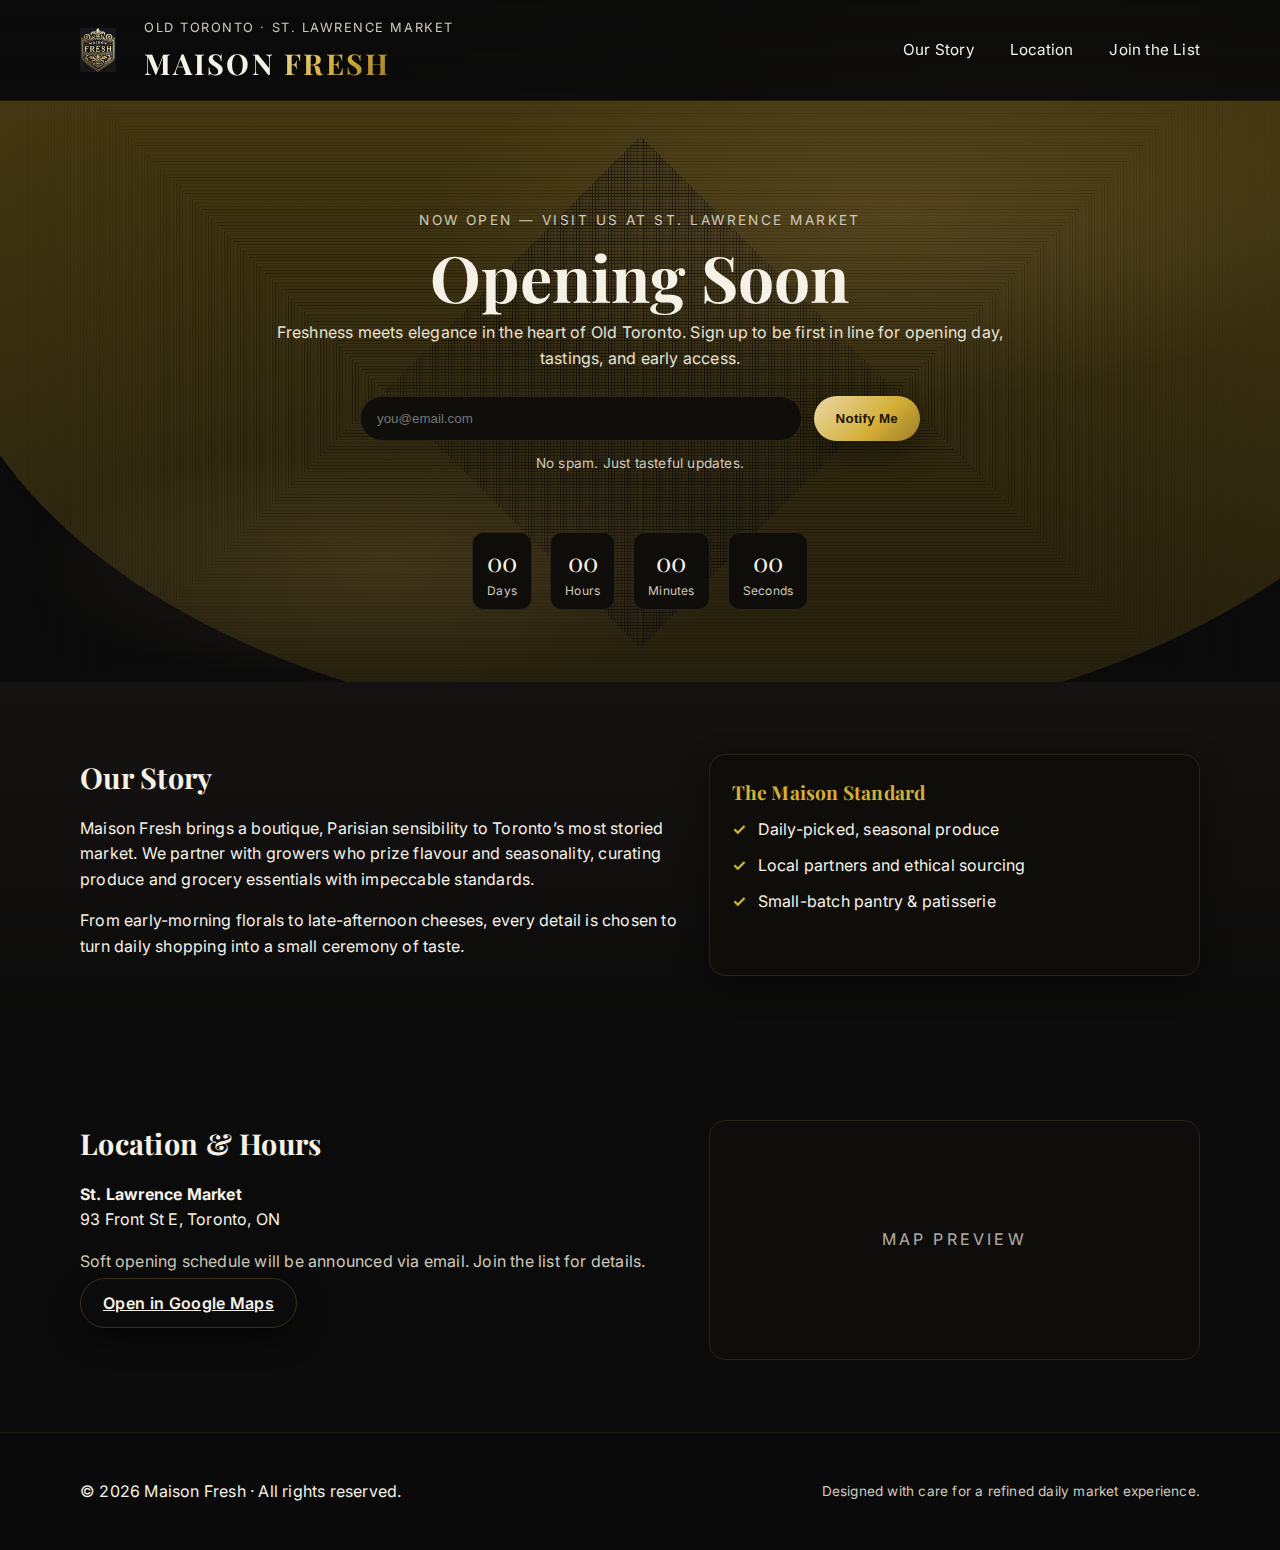
<file: index.html>
<!DOCTYPE html>
<html lang="en">
<head>
  <meta charset="UTF-8" />
  <meta name="viewport" content="width=device-width, initial-scale=1" />
  <title>Maison Fresh — Coming Soon</title>
  <meta name="description" content="Maison Fresh — an elegant fresh produce experience at the historic St. Lawrence Market, Old Toronto. Join the list for opening updates." />
  <link rel="preconnect" href="https://fonts.googleapis.com">
  <link rel="preconnect" href="https://fonts.gstatic.com" crossorigin>
  <link href="https://fonts.googleapis.com/css2?family=Playfair+Display:wght@500;700&family=Inter:wght@400;500&display=swap" rel="stylesheet">
  <link rel="stylesheet" href="styles.css" />
  <link rel="icon" href="assets/logo.jpeg" />
  <meta property="og:title" content="Maison Fresh — Coming Soon" />
  <meta property="og:description" content="Fresh, refined, and unmistakably Toronto. Opening soon at St. Lawrence Market." />
  <meta property="og:type" content="website" />
</head>
<body>
  <header class="site-header" role="banner">
    <div class="container header-inner">
      <div class="brand">
        <img class="logo" src="assets/logo.jpeg" alt="Maison Fresh logo" />
          <defs>
            <linearGradient id="g1" x1="0" y1="0" x2="1" y2="1">
              <stop offset="0%" />
              <stop offset="50%" />
              <stop offset="100%" />
            </linearGradient>
          </defs>
          <path d="M10 30 L70 5 L130 30 L130 90 Q70 135 10 90 Z" class="crest-shape"/>
          <path d="M70 25 q-12 10 -24 0 q12 16 24 28 q12-12 24-28 q-12 10 -24 0z" class="fleur"/>
          <path d="M25 55 q20 10 45 10 q25 0 45-10" class="rule"/>
        </svg>
        <div class="brand-text">
          <span class="overline">Old Toronto · St. Lawrence Market</span>
          <h1>MAISON <span>FRESH</span></h1>
        </div>
      </div>
     <button class="nav-toggle" id="navToggle" aria-label="Toggle menu" aria-expanded="false">
      <span></span>
      <span></span>
      <span></span>
    </button>

    <!-- Menú principal -->
    <nav class="nav" id="mainNav" aria-label="Primary">
      <a href="#story">Our Story</a>
      <a href="#location">Location</a>
      <a href="#join">Join the List</a>
    </nav>
  </header>

  <main id="content">
    <!-- Set your real opening date/time (Toronto): data-countdown="YYYY-MM-DDTHH:MM:SS-05:00" -->
    <section class="hero" data-countdown="2025-11-21T09:00:00-05:00">
      <div class="container hero-inner">
        <p class="kicker">Finely Curated Produce · French Flair</p>
        <h2 class="hero-title">Opening Soon</h2>
        <p class="hero-sub">Freshness meets elegance in the heart of Old Toronto. Sign up to be first in line for opening day, tastings, and early access.</p>

        <form id="notifyForm" class="notify-form" aria-labelledby="notifyTitle">
          <label id="notifyTitle" for="email" class="sr-only">Email address</label>
          <input id="email" name="email" type="email" required placeholder="you@email.com" autocomplete="email" />
          <button type="submit" class="btn">Notify Me</button>
          <p class="form-note">No spam. Just tasteful updates.</p>
          <p id="formMsg" class="form-msg" role="status" aria-live="polite"></p>
        </form>

        <div class="countdown" aria-hidden="true">
          <div><span id="dd">00</span><small>Days</small></div>
          <div><span id="hh">00</span><small>Hours</small></div>
          <div><span id="mm">00</span><small>Minutes</small></div>
          <div><span id="ss">00</span><small>Seconds</small></div>
        </div>
      </div>
      <div class="hero-overlay" aria-hidden="true"></div>
    </section>

    <section id="story" class="section section-light">
      <div class="container grid-2">
        <div>
          <h3>Our Story</h3>
          <p>Maison Fresh brings a boutique, Parisian sensibility to Toronto’s most storied market. We partner with growers who prize flavour and seasonality, curating produce and grocery essentials with impeccable standards.</p>
          <p>From early-morning florals to late-afternoon cheeses, every detail is chosen to turn daily shopping into a small ceremony of taste.</p>
        </div>
        <div class="card">
          <h4>The Maison Standard</h4>
          <ul class="list-check">
            <li>Daily-picked, seasonal produce</li>
            <li>Local partners and ethical sourcing</li>
            <li>Small-batch pantry & patisserie</li>
          </ul>
        </div>
      </div>
    </section>

    <section id="location" class="section">
      <div class="container grid-2">
        <div>
          <h3>Location & Hours</h3>
          <p><strong>St. Lawrence Market</strong><br/>93 Front St E, Toronto, ON</p>
          <p class="muted">Soft opening schedule will be announced via email. Join the list for details.</p>
          <a class="btn btn-outline" href="https://www.google.com/maps/place/Toronto,+Ontario,+Canad%C3%A1/@43.7182412,-79.3780581,11z/data=!3m1!4b1!4m6!3m5!1s0x89d4cb90d7c63ba5:0x323555502ab4c477!8m2!3d43.653226!4d-79.3831843!16zL20vMGg3aDY?entry=ttu&g_ep=EgoyMDI1MTAyMC4wIKXMDSoASAFQAw%3D%3D" target="_blank" rel="noopener">Open in Google Maps</a>
        </div>
        <div class="map-frame" aria-hidden="true">
          <div class="map-placeholder">Map Preview</div>
        </div>
      </div>
    </section>
  </main>

  <footer class="site-footer">
    <div class="container footer-inner">
      <p>© <span id="year"></span> Maison Fresh · All rights reserved.</p>
      <p class="tiny">Designed with care for a refined daily market experience.</p>
    </div>
  </footer>

  <script src="script.js"></script>
</body>
</html>
</file>
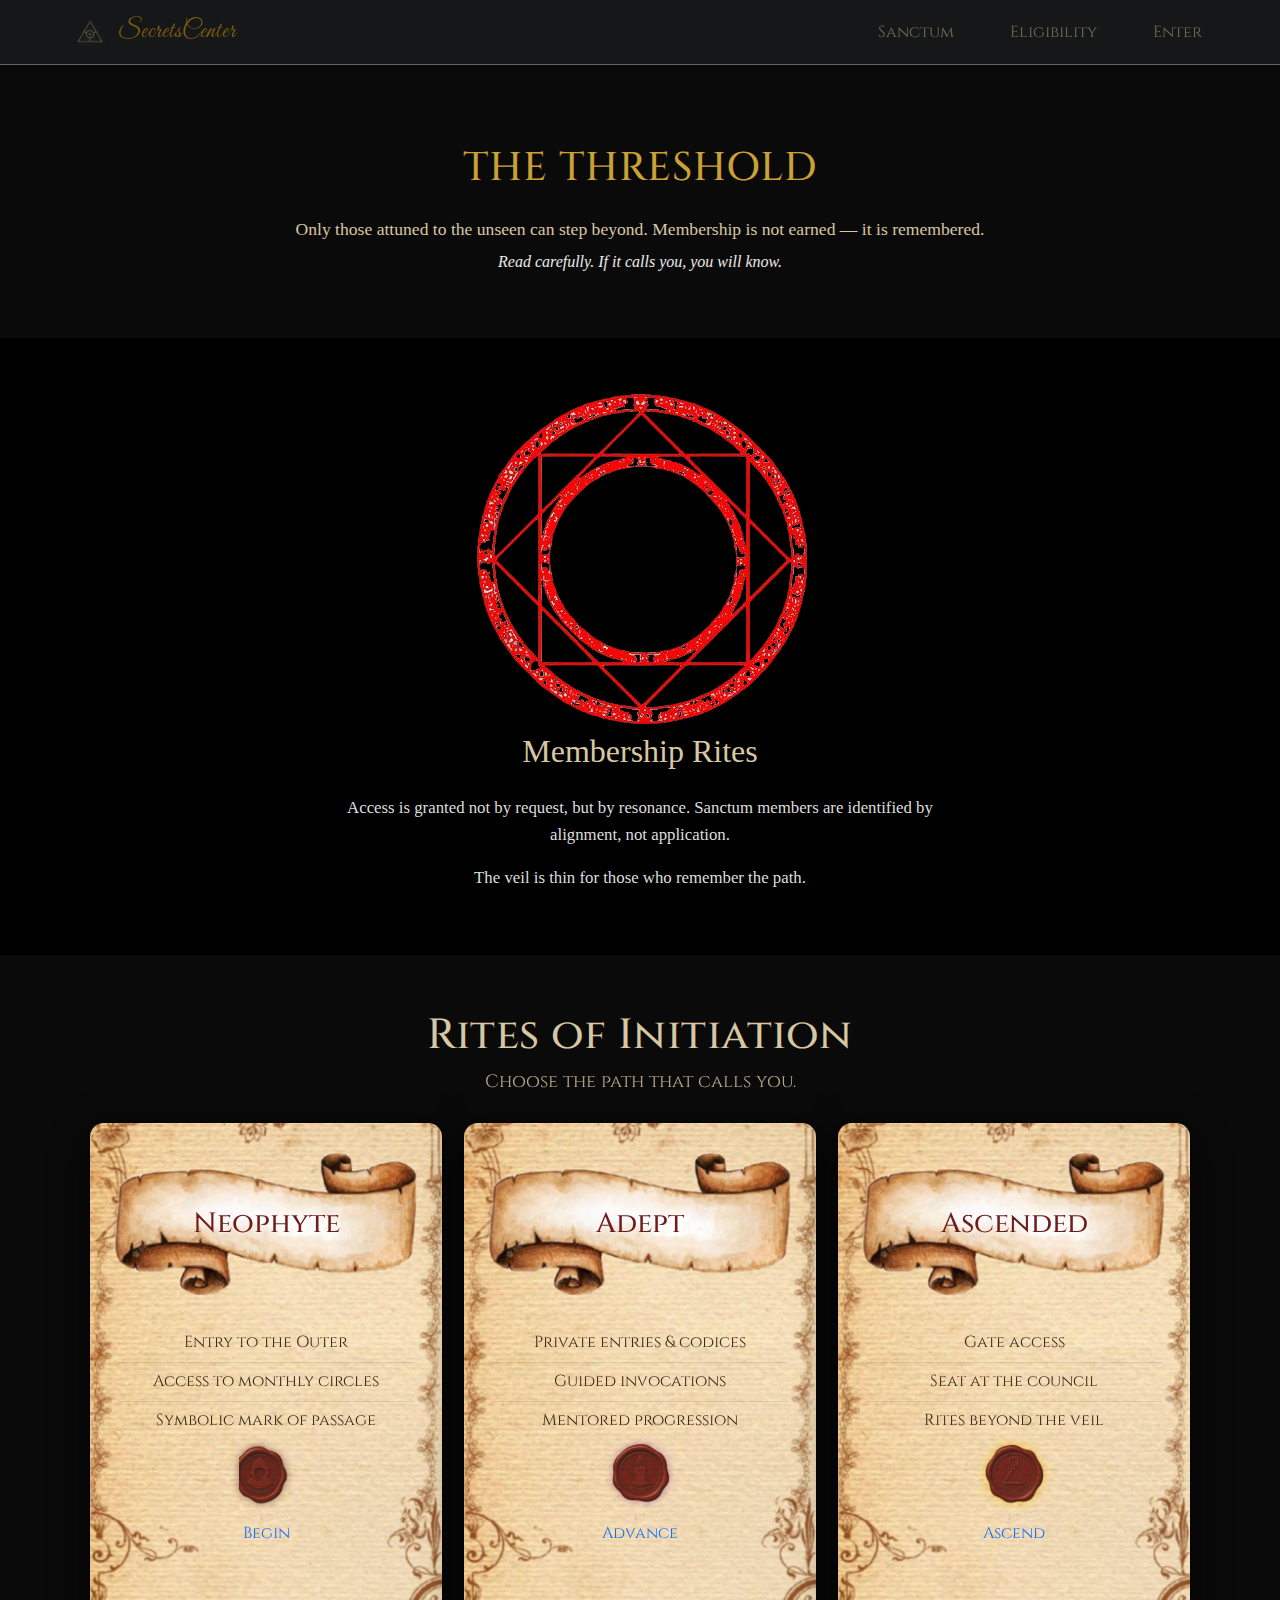
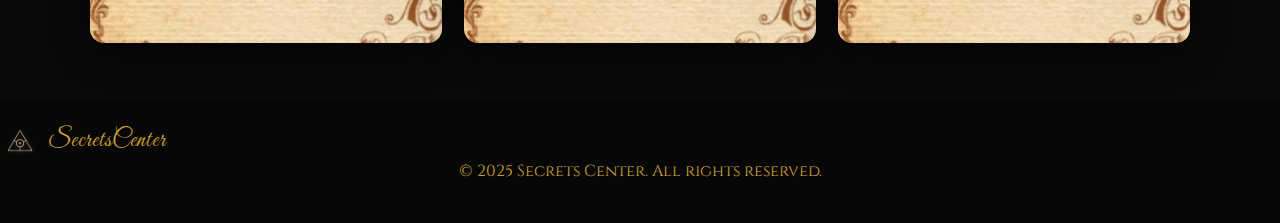
<file: eligibility.html>
<!DOCTYPE html>
<html lang="en">
<head>
  <meta charset="UTF-8" />
  <meta name="viewport" content="width=device-width, initial-scale=1.0"/>
  <title>Eligibility | Secrets Center</title>
  <link rel="stylesheet" href="https://cdnjs.cloudflare.com/ajax/libs/font-awesome/6.5.1/css/all.min.css">
  <link href="https://fonts.googleapis.com/css2?family=Cinzel:wght@500&display=swap" rel="stylesheet">
  <link rel="stylesheet" href="https://cdn.jsdelivr.net/npm/bootstrap@5.3.0/dist/css/bootstrap.min.css">
  <link href="https://fonts.googleapis.com/css2?family=Great+Vibes&display=swap" rel="stylesheet">
  <link rel="stylesheet" href="style.css">
</head>
<body>

   <header class="main-header bg-dark fixed-top shadow-sm">
  <nav class="navbar navbar-expand-lg navbar-dark container">
    <a class="navbar-brand d-flex align-items-center" href="#">
      <img src="img/logo.png" alt="SecretsCenter Icon" width="32" class="me-2">
      <span class="logo-text">SecretsCenter</span>
    </a>
    <button class="navbar-toggler" type="button" data-bs-toggle="collapse" data-bs-target="#navbarNav">
      <span class="navbar-toggler-icon"></span>
    </button><div class="collapse navbar-collapse" id="navbarNav">
  <ul class="navbar-nav ms-auto">
    <li class="nav-item">
      <a class="nav-link" href="index.html">Sanctum</a>
    </li>
    <li class="nav-item">
      <a class="nav-link" href="eligibility.html">Eligibility</a>
    </li>
    <li class="nav-item">
      <a class="nav-link" href="register.html">Enter</a>
    </li>
  </ul>
</div>

  </nav>
</header>

  <!-- INTRODUCTORIA A LA SECCIÓN DE ELEGIBILIDAD -->
  <section class="eligibility-intro text-center py-5">
    <div class="container">
      <h2 class="section-title mb-4">THE THRESHOLD</h2>
      <p class="intro-text lead text-muted">
        Only those attuned to the unseen can step beyond.  
        Membership is not earned — it is remembered.
      </p>
      <p class="intro-subtext fst-italic">
        Read carefully. If it calls you, you will know.
      </p>
    </div>
  </section>

  <!-- BLOQUE CON PERGAMINO Y TEXTO MÍSTICO -->
  <section class="scroll-section text-center py-5">
    <div class="container">
      <img src="img/simbolo.png" alt="Ancient scroll" class="scroll-img" />
      <div class="scroll-text">
        <h3 class="scroll-title">Membership Rites</h3>
        <p>
          Access is granted not by request, but by resonance.  
          Sanctum members are identified by alignment, not application.
        </p>
        <p>
          The veil is thin for those who remember the path.
        </p>
      </div>
    </div>
  </section>

  <section id="rites" class="rites">
  <div class="rites__head">
    <h2 class="rites__title">Rites of Initiation</h2>
    <p class="rites__subtitle">Choose the path that calls you.</p>
  </div>

  <div class="rites__grid">
    <!-- NEOPHYTE -->
    <article class="rite-card rite-card--neophyte">
      <h3>Neophyte</h3>
      <ul>
        <br> <br> <br>
        <li>Entry to the Outer</li>
        <li>Access to monthly circles</li>
        <li>Symbolic mark of passage</li>
      </ul>
      <img src="img/sello.png" alt="Neophyte Seal" class="rite-symbol">
      <a href="register.html" class="btn-rite">Begin</a>
    </article>

    <!-- ADEPT -->
    <article class="rite-card rite-card--adept">
      <h3>Adept</h3>
      <ul>
        <br> <br> <br>
        <li>Private entries & codices</li>
        <li>Guided invocations</li>
        <li>Mentored progression</li>
      </ul>
      <img src="img/sello2.png" alt="Neophyte Seal" class="rite-symbol">
      <a href="register.html" class="btn-rite">Advance</a>
    </article>

    <!-- ASCENDED -->
    <article class="rite-card rite-card--ascended">
      <h3>Ascended</h3>
      <ul>
        <br> <br> <br>
        <li>Gate access</li>
        <li>Seat at the council</li>
        <li>Rites beyond the veil</li> 
      </ul>
      <img src="img/sello3.png" alt="Neophyte Seal" class="rite-symbol">
      <a href="register.html" class="btn-rite">Ascend</a>
    </article>
  </div>
</section>

  <!-- FOOTER SI LO TIENES -->
<footer class="footer text-center py-4">
    <a class="navbar-brand d-flex align-items-center" href="#">
      <img src="img/logo.png" alt="SecretsCenter Icon" width="32" class="me-2">
      <span class="logo-text">SecretsCenter</span>
    </a>
    <p class="text-muted">&copy; 2025 Secrets Center. All rights reserved.</p>
  </footer>

<!-- al final del body -->
 <script src="https://cdn.jsdelivr.net/npm/bootstrap@5.3.0/dist/js/bootstrap.bundle.min.js">
 </script>

</body>
</html>
</file>
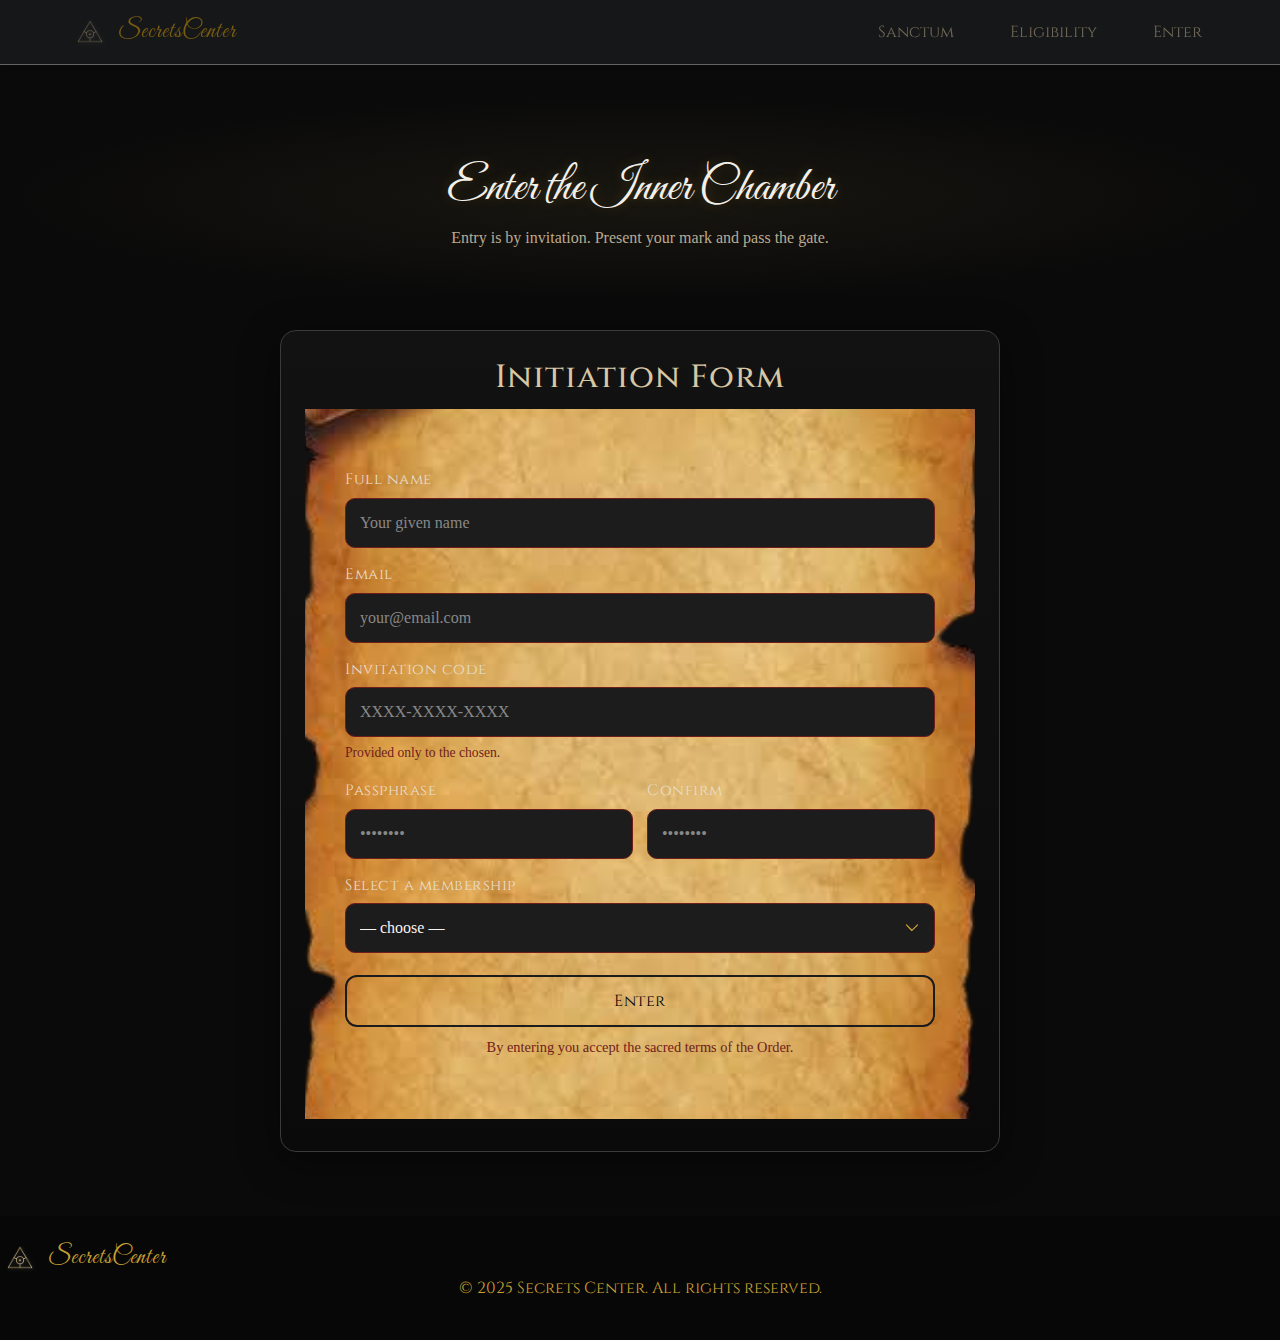
<file: register.html>
<!DOCTYPE html>
<html lang="en">
<head>
  <meta charset="UTF-8" />
  <meta name="viewport" content="width=device-width,initial-scale=1" />
  <title>Enter | Secrets Center</title>
  <link href="https://fonts.googleapis.com/css2?family=Cinzel:wght@500&display=swap" rel="stylesheet">
  <link rel="stylesheet" href="https://cdn.jsdelivr.net/npm/bootstrap@5.3.0/dist/css/bootstrap.min.css">
  <link href="https://fonts.googleapis.com/css2?family=Great+Vibes&display=swap" rel="stylesheet">
  <link rel="stylesheet" href="style.css">
</head>
<body>
 
   <header class="main-header bg-dark fixed-top shadow-sm">
  <nav class="navbar navbar-expand-lg navbar-dark container">
    <a class="navbar-brand d-flex align-items-center" href="#">
      <img src="img/logo.png" alt="SecretsCenter Icon" width="32" class="me-2">
      <span class="logo-text">SecretsCenter</span>
    </a>
    <button class="navbar-toggler" type="button" data-bs-toggle="collapse" data-bs-target="#navbarNav">
      <span class="navbar-toggler-icon"></span>
    </button><div class="collapse navbar-collapse" id="navbarNav">
  <ul class="navbar-nav ms-auto">
    <li class="nav-item">
      <a class="nav-link" href="index.html">Sanctum</a>
    </li>
    <li class="nav-item">
      <a class="nav-link" href="eligibility.html">Eligibility</a>
    </li>
    <li class="nav-item">
      <a class="nav-link" href="register.html">Enter</a>
    </li>
  </ul>
</div>

  </nav>
</header>

  <!-- Hero/encabezado breve -->
  <section class="enter-hero">
    <div class="container text-center">
      <h1 class="script">Enter the Inner Chamber</h1>
      <p class="lead-veil">Entry is by invitation. Present your mark and pass the gate.</p>
    </div>
  </section>

  <!-- Panel de registro -->
  <main class="container d-flex justify-content-center">
    <div class="enter-card">
      <div class="enter-card__title">
        <span class="rule-left"></span>
        <h2>Initiation Form</h2>
        <span class="rule-right"></span>
      </div>

      <!-- SOLO DISEÑO. NAMEs para que tu lógica ya existente pueda engancharse -->
      <form class="enter-form" action="#" method="post">
        <div class="form-group">
          <label for="fullname">Full name</label>
          <input id="fullname" name="fullname" type="text" placeholder="Your given name" required>
        </div>

        <div class="form-group">
          <label for="email">Email</label>
          <input id="email" name="email" type="email" placeholder="your@email.com" required>
        </div>

        <div class="form-group">
          <label for="invite">Invitation code</label>
          <input id="invite" name="invite" type="text" placeholder="XXXX-XXXX-XXXX" required>
          <small class="hint">Provided only to the chosen.</small>
        </div>

        <div class="form-group duo">
          <div>
            <label for="password">Passphrase</label>
            <input id="password" name="password" type="password" placeholder="••••••••" required>
          </div>
          <div>
            <label for="confirm">Confirm</label>
            <input id="confirm" name="confirm" type="password" placeholder="••••••••" required>
          </div>
        </div>

        <div class="form-group select">
          <label for="plan">Select a membership</label>
          <select id="plan" name="plan" required>
            <option value="" selected disabled>— choose —</option>
            <option value="basic">Basic — 1 Year</option>
            <option value="standard">Standard — 2 Years</option>
            <option value="premium">Premium — Lifetime</option>
          </select>
        </div>

        <button class="enter-btn" type="submit">Enter</button>
        <p class="terms">By entering you accept the sacred terms of the Order.</p>
      </form>
    </div>
  </main>

  <footer class="footer text-center py-4">
    <a class="navbar-brand d-flex align-items-center" href="#">
      <img src="img/logo.png" alt="SecretsCenter Icon" width="32" class="me-2">
      <span class="logo-text">SecretsCenter</span>
    </a>
    <p class="text-muted">&copy; 2025 Secrets Center. All rights reserved.</p>
  </footer>

  <script src="https://cdn.jsdelivr.net/npm/bootstrap@5.3.0/dist/js/bootstrap.bundle.min.js"></script>
</body>
</html>
</file>
<file: styles.css>
/* Maison Fresh — Coming Soon (French luxe) */
:root{
  --bg:#0b0b0b;
  --bg-2:#111014;
  --cream:#f6f1e7;
  --muted:#cfc9bb;
  --gold-1:#e9d8a6;
  --gold-2:#d4af37;
  --gold-3:#9b7d2a;
  --accent: var(--gold-2);
  --radius: 16px;
  --shadow: 0 10px 30px rgba(0,0,0,.45);
}

*{box-sizing:border-box}
html,body{height:100%}
body{
  margin:0;
  font-family: Inter, system-ui, -apple-system, Segoe UI, Roboto, Arial, sans-serif;
  color:var(--cream);
  background: radial-gradient(1200px 600px at 80% -10%, #1a1710, #0b0b0b 60%);
  line-height:1.6;
  letter-spacing:.2px;
}

.container{width:min(1120px, 92%); margin-inline:auto}

.site-header{
  position:sticky; top:0; z-index:10;
  backdrop-filter: blur(6px);
  background:linear-gradient(#0b0b0bcc,#0b0b0b99);
  border-bottom:1px solid #1f1a0e;
}
.header-inner{display:flex; align-items:center; justify-content:space-between; padding:14px 0}
.brand{display:flex; gap:14px; align-items:center}
.brand .overline{font-size:.8rem; color:var(--muted); letter-spacing:.12em; text-transform:uppercase}
.brand h1{margin:0; font-family:"Playfair Display", serif; font-size:1.8rem; letter-spacing:.08em}
.brand h1 span{background:linear-gradient(135deg,var(--gold-1),var(--gold-2) 50%,var(--gold-3)); -webkit-background-clip:text; background-clip:text; color:transparent}
.crest{width:48px; height:48px}
.crest .crest-shape{fill:none; stroke:url(#g1); stroke-width:3}
.crest .fleur{fill:none; stroke:url(#g1); stroke-width:2.5}
.crest .rule{fill:none; stroke:url(#g1); stroke-width:2; stroke-linecap:round}
.crest stop:nth-child(1){stop-color:var(--gold-1)}
.crest stop:nth-child(2){stop-color:var(--gold-2)}
.crest stop:nth-child(3){stop-color:var(--gold-3)}
.logo{height:44px; width:auto; object-fit:contain; filter: drop-shadow(0 1px 0 rgba(0,0,0,.2))}

.nav a{color:var(--cream); text-decoration:none; margin-left:18px; font-size:.95rem}
.nav a:hover{color:var(--accent)}

.hero{
  position:relative; isolation:isolate; padding:96px 0 72px;
  /* Background image and overlay */
  background-image:
    linear-gradient(180deg, rgba(11,11,11,.25), rgba(11,11,11,.65)),
    url('assets/hero-bg.jpg');
  background-size: cover;
  background-position: center;
}
.hero-inner{text-align:center}
.kicker{letter-spacing:.18em; text-transform:uppercase; color:var(--muted); font-size:.85rem; margin-bottom:10px}
.hero-title{font-family:"Playfair Display", serif; font-size:clamp(2.8rem, 5vw, 4.2rem); margin:0 0 8px; line-height:1.1}
.hero-sub{max-width:760px; margin:0 auto 24px; color:#e9e2d2}

.notify-form{display:grid; grid-template-columns: 1fr auto; gap:12px; justify-content:center; max-width:560px; margin:0 auto}
.notify-form input{
  border:1px solid #2a2418; background:#0f0e0b; color:var(--cream);
  padding:14px 16px; border-radius:50px; outline:none;
}
.notify-form input:focus{border-color:var(--gold-2); box-shadow:0 0 0 3px rgba(212,175,55,.15)}
.btn{
  border:none; border-radius:50px; padding:14px 22px; cursor:pointer;
  font-weight:600; letter-spacing:.02em; color:#1b1406;
  background:linear-gradient(135deg,var(--gold-1),var(--gold-2) 60%, var(--gold-3));
  box-shadow: var(--shadow);
}
.btn:hover{filter:saturate(1.05) brightness(1.04)}
.btn:active{transform:translateY(1px)}

.form-note{margin:0; font-size:.85rem; color:var(--muted); grid-column:1 / -1}
.form-msg{margin:0; min-height:1.2em; grid-column:1 / -1; color:var(--accent)}

.countdown{display:flex; gap:18px; justify-content:center; margin-top:26px}
.countdown div{display:grid; place-items:center; padding:8px 14px; border:1px solid #2a2418; border-radius:12px; background:#0e0d0a}
.countdown span{font-family:"Playfair Display", serif; font-size:1.6rem}
.countdown small{color:var(--muted); font-size:.75rem}

.hero-overlay{
  position:absolute; inset:0; pointer-events:none; z-index:-1;
  background:
    radial-gradient(800px 300px at 70% 20%, rgba(255,210,130,.12), transparent 60%),
    radial-gradient(600px 200px at 30% 80%, rgba(255,210,130,.10), transparent 60%);
}

.section{padding:72px 0; background:var(--bg)}
.section-light{background:linear-gradient(180deg,#151311,#0b0b0b)}
.grid-2{display:grid; gap:28px; grid-template-columns: 1.1fr .9fr}
@media (max-width: 860px){ .grid-2{grid-template-columns:1fr} }

h3{font-family:"Playfair Display", serif; font-size:1.8rem; letter-spacing:.01em; margin:0 0 12px}
h4{font-family:"Playfair Display", serif; margin:0 0 10px; font-size:1.2rem; color:var(--accent)}

.card{border:1px solid #2a2418; border-radius:var(--radius); padding:22px; background: #0e0d0a; box-shadow: var(--shadow)}
.list-check{list-style:none; padding:0; margin:0}
.list-check li{padding-left:26px; position:relative; margin:10px 0}
.list-check li::before{
  content:"✓"; position:absolute; left:0; color:var(--accent); font-weight:700
}

#location .btn-outline{
  background:transparent; color:var(--cream); border:1px solid #3a2f18
}

.map-frame{border:1px solid #2a2418; border-radius:var(--radius); min-height:240px; display:grid; place-items:center; background:#0f0d0b}
.map-placeholder{opacity:.7; letter-spacing:.2em; text-transform:uppercase}

.site-footer{border-top:1px solid #1f1a0e; padding:30px 0; background:#0a0a0a}
.footer-inner{display:flex; gap:10px; align-items:center; justify-content:space-between}
.footer-inner .tiny{color:var(--muted); font-size:.85rem}
@media (max-width:700px){ .footer-inner{flex-direction:column; text-align:center} }

/* Utilities */
.sr-only{position:absolute; width:1px; height:1px; padding:0; margin:-1px; overflow:hidden; clip:rect(0,0,0,0); white-space:nowrap; border:0}
.muted{color:var(--muted)}

/* ===== HAMBURGUESA RESPONSIVE (solo CSS) ===== */

/* Botón hamburguesa: oculto en desktop */
.nav-toggle{
  display:none;
  flex-direction:column;
  justify-content:center;
  width:32px; height:28px;
  gap:6px;
  background:transparent;
  border:none; cursor:pointer;
  z-index:100;
}
.nav-toggle span{
  display:block;
  width:100%; height:3px;
  background:var(--cream);
  border-radius:3px;
  transition:.3s ease;
}

/* Menú desktop por defecto */
.nav{ display:flex; gap:18px; }

/* ——— Vista móvil ——— */
@media (max-width:820px){
  /* muestra el botón */
  .nav-toggle{ display:flex; }

  /* panel lateral cerrado por defecto */
  .nav{
    position:fixed; inset:0 0 0 auto; /* top/right/bottom, left auto */
    width:260px; height:100vh;
    background:#0e0d0b;
    display:flex; flex-direction:column;
    align-items:center; justify-content:center;
    gap:28px;
    transform:translateX(100%);
    transition:transform .35s ease;
    box-shadow:-6px 0 28px rgba(0,0,0,.55);
    z-index:90;
  }
  .nav a{ font-size:1.1rem; color:var(--cream); }
  .nav a:hover{ color:var(--gold-2); }

  /* estado abierto (lo activa tu JS con .open) */
  .nav.open{ transform:translateX(0); }

  /* animación del ícono (lo activa tu JS con .active) */
  .nav-toggle.active span:nth-child(1){ transform:translateY(9px) rotate(45deg); }
  .nav-toggle.active span:nth-child(2){ opacity:0; }
  .nav-toggle.active span:nth-child(3){ transform:translateY(-9px) rotate(-45deg); }

  /* evita que los elementos del header se amontonen */
  .header-inner{ gap:12px; }
  .brand h1{ font-size:1.4rem; }
  .nav a{ margin:0; }
}

/* ===== Responsive Hamburger Menu ===== */
.nav-toggle {
  display: none;
  flex-direction: column;
  justify-content: center;
  width: 32px;
  height: 28px;
  gap: 6px;
  background: transparent;
  border: none;
  cursor: pointer;
  position: relative;
  z-index: 120;
}
.nav-toggle span {
  display: block;
  height: 3px;
  width: 100%;
  background: var(--cream);
  border-radius: 3px;
  transition: 0.3s ease;
}

/* Estado activo del botón */
.nav-toggle.active span:nth-child(1) {
  transform: translateY(9px) rotate(45deg);
}
.nav-toggle.active span:nth-child(2) {
  opacity: 0;
}
.nav-toggle.active span:nth-child(3) {
  transform: translateY(-9px) rotate(-45deg);
}

/* Menú normal (desktop) */
.nav {
  display: flex;
  gap: 18px;
}

/* Menú móvil */
@media (max-width: 820px) {
  .nav-toggle {
    display: flex;
  }

  .nav {
    position: fixed;
    top: 0;
    right: 0;
    height: 100vh;
    width: 240px;
    background: #0e0d0b;
    flex-direction: column;
    align-items: center;
    justify-content: center;
    gap: 28px;
    transform: translateX(100%);
    transition: transform 0.35s ease;
    box-shadow: -5px 0 25px rgba(0,0,0,0.6);
  }

  .nav.open {
    transform: translateX(0);
  }

  .nav a {
    font-size: 1.1rem;
    color: var(--cream);
  }

  .nav a:hover {
    color: var(--gold-2);
  }
}
</file>
<file: style.css>
.hero {
  background-image: url('img/1000100134.png'); /* reemplázalo con tu imagen real */
  background-size: cover;
  background-position: center top;
  background-attachment: fixed;
  height: 100vh;
  color: #6f1d1b;
  position: relative;
}

.hero::before {
  content: '';
  position: absolute;
  inset: 0;
  z-index: 1;
}

.hero-content {
  position: relative;
  z-index: 2;
}

.title-handwritten {
  font-family: 'Great Vibes', cursive;
  font-size: 5rem;
  color: #6f1d1b;
  text-shadow: 1px 1px 2px #d8c7a3;
}

.navbar-brand {
  font-family: 'Great Vibes', cursive;
  font-size: 1.8rem;
}

.navbar-brand img {
  width: 70px;
  height: auto;
  margin-right: 10px;
  filter: drop-shadow(1px 1px 2px rgba(245, 241, 241, 0.51));
  transition: transform 0.3s ease;
}

.navbar-brand img:hover {
  transform: scale(1.05);
}

.main-header {
    background-color: #101010;
    border-bottom: 1px solid #c2bdbd;
    font-family: 'Cinzel', serif;
    opacity: 0.5;
  }

  .navbar-brand .logo-text {
    font-size: 1.5rem;
    color: #e9ad16;
    letter-spacing: 1px;
  }

  .nav-link {
    color: #eed192;
    font-size: 1rem;
    margin-left: 1rem;
    transition: color 0.3s ease;
  }

  .nav-link:hover {
    color: #CBA135;
  }

  .philosophy-section {
  background-color: rgb(14, 14, 14);
  color: #D8C7A3;
  font-family: 'Cinzel', serif;
  text-align: center;
  padding: 80px 20px;
}

.section-title {
  font-size: 2.8rem;
  color: #CBA135;
  margin-bottom: 20px;
  letter-spacing: 1px;
  text-transform: uppercase;
}

.section-description {
  font-size: 1.2rem;
  line-height: 1.8;
  max-width: 700px;
  margin: 0 auto;
  font-style: italic;
}

.invitation-section {
  background-color: rgb(14, 14, 14);
  color: #D8C7A3;
  padding: 100px 20px;
  height: 80vh;
  font-family: 'Cinzel', serif;
  background-image: url('img/logo.png'); /* si deseas agregar un símbolo tenue */
  background-size: contain;
  background-position: center;
  background-repeat: no-repeat;
  background-blend-mode: overlay;
}

.invitation-title {
  font-size: 2.4rem;
  color: #CBA135;
  margin-bottom: 10px;
  letter-spacing: 1px;
}

.invitation-subtitle {
  font-size: 1.1rem;
  font-style: italic;
  margin-bottom: 40px;
}

.ritual-button {
  display: inline-block;
  padding: 12px 30px;
  background-color: transparent;
  border: 2px solid #CBA135;
  color: #CBA135;
  font-weight: bold;
  letter-spacing: 1px;
  text-decoration: none;
  text-transform: uppercase;
  transition: all 0.3s ease;
}

.ritual-button:hover {
  background-color: #CBA135;
  color: #0A0A0A;
}

@keyframes fadeUp {
  0% {
    opacity: 0;
    transform: translateY(40px);
  }
  100% {
    opacity: 1;
    transform: translateY(0);
  }
}

.animate-fade-up {
  animation: fadeUp 1.5s ease-out;
}


a {
  text-decoration: none;
}

ul {
  list-style: none;
  margin: 0;
  padding: 0;
}

.navbar {
  display: flex;
  justify-content: space-between;
  align-items: center;
  width: 100%;
}

.navbar-brand {
  display: flex;
  align-items: center;
}

.navbar-brand img {
  width: 40px;
  margin-right: 10px;
  filter: drop-shadow(1px 1px 2px rgba(255,255,255,0.3));
}

.logo-text {
  font-family: 'Great Vibes', cursive;
  color: #CBA135;
  font-size: 1.8rem;
}

.navbar-nav {
  display: flex;
  gap: 1.5rem;
}

.nav-link {
  color: #d8c7a3;
  font-size: 1rem;
  font-family: 'Cinzel', serif;
  transition: color 0.3s ease;
}

.nav-link:hover {
  color: #CBA135;
}

/* SECTION: INTRO ELEGIBILITY */
.eligibility-intro {
  margin-top: 80px;
  padding: 8rem 2rem;
  background-color: #0a0a0a;
  color: #6f1d1b;
  text-align: center;
}

.intro-text.text-muted {
  color: #D8C7A3 !important; /* tu color dorado/parchment */
}

.section-title {
  font-family: 'Cinzel', serif;
  font-size: 2.5rem;
  color: #CBA135;
  margin-bottom: 1rem;
}

.intro-text {
  font-size: 1.1rem;
  color: #ddd;
  margin-bottom: 0.5rem;
}

.intro-subtext {
  color: #eeeaea;
  font-size: 1rem;
}

.scroll-text p {
  max-width: 600px;
  margin: 0 auto 1rem;
  font-size: 1.05rem;
  line-height: 1.6;
  color: #ddd;
}

.enter-form {
    background: url('img/antiguo.png') no-repeat center center;
    background-size: 150% auto; /* mantiene proporciones del pergamino */
    padding: 60px 40px; /* separa el texto de los bordes del pergamino */
    box-sizing: border-box;
}

/* Footer: color dorado y que nada lo pise */
.footer { 
  color: #CBA135 !important;
  background-color: #070707; /* o el que uses */
  font-family: 'Cinzel', serif;
}

.footer p,
.footer small,
.footer span,
.footer a,
.footer * {
  color: #CBA135 !important;
}

.footer a:hover {
  color: #D8C7A3 !important;
}

/* Si en el footer metiste utilidades de Bootstrap */
.footer .text-muted { color: #CBA135 !important; }
.membership-section {
  display: flex;
  justify-content: center;
  align-items: center;
  padding: 4rem 1rem;
  background-color: #111; /* fondo oscuro */
}

.scroll-container {
  position: relative;
  width: 800px;
  max-width: 100%;
}

.scroll-image {
  width: 100%;
  display: block;
}

.scroll-content {
  position: absolute;
  top: 20%;
  left: 50%;
  transform: translateX(-50%);
  width: 70%;
  text-align: center;
  color: #CBA135;
  font-family: 'Cinzel', serif;
}

.scroll-title {
  font-size: 2rem;
  margin-bottom: 1.5rem;
}

.scroll-content ul {
  list-style: none;
  padding: 0;
  margin: 0 0 1.5rem;
}

.scroll-content ul li {
  font-size: 1.2rem;
  margin: 0.5rem 0;
}

.scroll-content ul li span {
  color: #fff;
}

.join-btn {
  background: transparent;
  border: 2px solid #6f1d1b;
  color: #7e2c2a;
  padding: 0.7rem 1.5rem;
  font-size: 1rem;
  font-family: 'Cinzel', serif;
  cursor: pointer;
  transition: all 0.3s ease;
}

.join-btn:hover {
  background: #ebcd80;
  color: #111;
}

.scroll-section {
  display: flex;
  justify-content: center;
  align-items: center;
  padding: 50px 0;
  background: #000; /* o tu fondo actual */
}

.scroll-container {
  position: relative;
  text-align: center;
}

.scroll-image {
  max-width: 100%;
  height: auto;
}

.scroll-content {
  position: absolute;
  top: 50%;
  left: 50%;
  transform: translate(-50%, -50%);
  color: #000;
  font-family: 'Cinzel', serif;
  padding: 20px;
  max-width: 80%;
}

.scroll-content h2 {
  font-size: 2rem;
  color: #DAA520;
  text-shadow: 2px 2px 5px #000;
  margin-bottom: 20px;
}

.scroll-content ul {
  list-style: none;
  padding: 0;
  margin: 0 0 20px 0;
  font-size: 1.2rem;
  text-align: left;
}

.scroll-content ul li {
  margin-bottom: 10px;
}

.scroll-content ul li i {
  margin-right: 8px;
  font-size: 1.4rem;
  text-shadow: 1px 1px 2px #000; /* sombra para que resalte */
}

.scroll-content ul li.basic i {
  color: #CBA135; /* dorado clásico */
}

.scroll-content ul li.standard i {
  color: #DAA520; /* goldenrod más vivo */
}

.scroll-content ul li.premium i {
  color: #FFD700; /* oro brillante */
}



:root{
  --black:#0A0A0A;
  --gold:#6f1d1b;
  --carbon:#1C1C1C;
  --ritual:#3A3A3A;
  --parch:#D8C7A3;
}

*{box-sizing:border-box}

html,body{
  margin:0;
  padding:0;
  background:var(--black);
  color:var(--parch);
  font-family: Georgia, serif;
}

.navbar{display:flex; align-items:center; justify-content:space-between; min-height:64px}
.logo{width:36px; height:auto; margin-right:10px; filter: drop-shadow(0 0 2px rgba(255,255,255,.25))}
.brand{color:var(--gold); text-decoration:none}
.brand-text{font-family:'Cinzel',serif; font-weight:700; letter-spacing:.5px}
.nav-links{display:flex; gap:1.25rem; align-items:center; margin:0}
.nav-links a{color:#d8c7a3; text-decoration:none; font-family:'Cinzel',serif}
.nav-links a:hover, .nav-links .active a{color:var(--gold)}
  
/* Hero */
.enter-hero{
  background: radial-gradient(ellipse at center, rgba(200,170,90,.08) 0%, rgba(0,0,0,0) 70%), #0A0A0A;
  padding: 64px 0 32px;
  text-align:center;
}
.script{font-family:'Great Vibes',cursive; font-size:3rem; color:#f3f0ea; text-shadow:0 0 12px rgba(203,161,53,.25)}
.lead-veil{color:#b9ab92}

/* Card */
.enter-card{
  width:min(720px, 92vw);
  margin: 32px auto 64px;
  background: linear-gradient(180deg, #121212 0%, #0a0a0a 100%);
  border:1px solid var(--ritual);
  border-radius:16px;
  box-shadow: 0 10px 40px rgba(0,0,0,.45);
  padding: 28px 24px 32px;
  position:relative;
}

/* Title with rules */
.enter-card__title{
  display:flex; align-items:center; justify-content:center; gap:14px; margin-bottom:12px;
}
.enter-card__title h2{
  margin:0; font-family:'Cinzel',serif; color:var(--gold); letter-spacing:1px;
}
.rule-left,.rule-right{
  display:block; height:1px; width:26%; background:linear-gradient(90deg, transparent, var(--gold));
}
.rule-right{background:linear-gradient(90deg, var(--gold), transparent)}

/* Form */
.enter-form{margin-top:12px}
.form-group{margin-bottom:16px}
.form-group label{
  display:block; margin-bottom:6px; color:#e8dec9; font-family:'Cinzel',serif; font-size:.95rem; letter-spacing:.5px;
}
.form-group input,
.form-group select{
  width:100%;
  background:#1C1C1C;
  border:1px solid #6f1d1b;
  color:#f7f2f2;
  padding:12px 14px;
  border-radius:10px;
  outline:none;
  transition:border-color .2s, box-shadow .2s;
  appearance:none;
}
.form-group input::placeholder{color:#888}
.form-group input:focus,
.form-group select:focus{
  border-color: var(--gold);
  box-shadow: 0 0 0 3px rgba(203,161,53,.15);
}
.form-group .hint{display:block; color:#6f1d1b; margin-top:6px; font-size:.85rem}

.duo{display:grid; grid-template-columns:1fr 1fr; gap:14px}
.select select{background-image:url("data:image/svg+xml,%3Csvg xmlns='http://www.w3.org/2000/svg' width='20' height='20' viewBox='0 0 16 16' fill='%23CBA135'%3E%3Cpath d='M3.204 5.146a.5.5 0 01.707 0L8 9.232l4.089-4.086a.5.5 0 11.707.708l-4.442 4.44a.75.75 0 01-1.06 0L3.204 5.854a.5.5 0 010-.708z'/%3E%3C/svg%3E"); background-repeat:no-repeat; background-position:right 12px center}

/* Button */
.enter-btn{
  width:100%;
  padding:12px 16px;
  border:2px solid var(--carbon);
  background: transparent;
  color: var(#6f1d1b);
  font-family:'Cinzel',serif; letter-spacing:.6px;
  border-radius:12px;
  margin-top:6px;
  cursor:pointer;
  transition: all .25s ease;
}
.enter-btn:hover{background:var(--parch); color:#0A0A0A}
.terms{margin:10px 0 0; color:#6f1d1b; font-size:.9rem; text-align:center}

/* Responsive */
@media (max-width: 720px){
  .script{font-size:2.4rem}
  .duo{grid-template-columns:1fr}
}

/* ——— Empuja el contenido debajo del menú, cubriendo ambos casos ——— */

/* Caso A: usas el navbar de Bootstrap con fixed-top */
nav.navbar.fixed-top + * {
  margin-top: 96px !important;
}

/* Caso B: tu menú está dentro de header.main-header (position:fixed) */
.main-header + * {
  margin-top: 96px !important;
}

/* Fuerza extra solo para la sección de elegibilidad */
body .eligibility-intro {
  margin-top: 96px !important;
}

/* ——— Empuja el contenido debajo del menú en eligibility ——— */
nav.navbar.fixed-top + * {
  margin-top: 96px !important;
}

.main-header + * {
  margin-top: 96px !important;
}

body .eligibility-intro {
  margin-top: 96px !important;
}

:root{
  --black:#0A0A0A;     /* fondo */
  --gold:#;#6f1d1b     /* acentos */
  --carbon:#1C1C1C;    /* panels oscuros */
  --parch:#D8C7A3;     /* beige pergamino */
}

.rites{
  padding: 56px 16px;
  background: var(--black);
  color: var(--parch);
  font-family: 'Cinzel', serif;
}

.rites__head{
  text-align:center;
  margin: 0 auto 28px;
  max-width: 900px;
}
.rites__title{
  margin:0 0 6px;
  font-size: clamp(26px, 3.6vw, 42px);
  color: var(--gold);
  letter-spacing: .5px;
}
.rites__subtitle{
  margin:0;
  opacity:.85;
  font-size: clamp(14px, 2.2vw, 18px);
}

/* GRID */
.rites__grid{
  display:grid;
  grid-template-columns: repeat(3, minmax(0, 1fr));
  gap: 22px;
  max-width: 1100px;
  margin: 22px auto 0;
}

/* CARD BASE */
.rite-card{
  position: relative;
  display: flex;
  flex-direction: column;
  align-items: center;
  min-height: 520px;
  padding: 84px 28px 24px;
  border-radius: 14px;
  box-shadow: 0 10px 40px rgba(0,0,0,.45);
  color: #3b2a16; /* texto sobre pergamino */
  isolation: isolate; /* para el ::after */
}

/* fondo de pergamino */
.rite-card::after{
  content:"";
  position:absolute; inset:0;
  background-size: cover;
  background-position: center;
  border-radius: 14px;
  z-index:-1;
  filter: drop-shadow(0 10px 18px rgba(0,0,0,.35));
}

/* imágenes (cambia las rutas) */
.rite-card--neophyte::after { background-image:url('img/hoja-pergamino.jpeg'); }
.rite-card--adept::after    { background-image:url('img/hoja-pergamino.jpeg'); }
.rite-card--ascended::after { background-image:url('img/hoja-pergamino.jpeg'); }

.rite-card h3{
  margin:0 0 12px;
  font-size: clamp(22px, 2.6vw, 28px);
  color:#6f1d1b;
  text-align:center;
}

.rite-card ul{
  list-style:none; margin:0; padding:0;
  width:100%;
  text-align:center;
}
.rite-card li{
  padding:8px 0;
  font-size: clamp(14px, 1.9vw, 16px);
  line-height:1.35;
  border-bottom: 1px solid rgba(42,26,15,.12);
}
.rite-card li:last-child{ border-bottom:0; }

/* botón */
.rite-card__btn{
  margin-top:auto;
  padding:12px 20px;
  border:2px solid var(--gold);
  background: transparent;
  color: var(--gold);
  border-radius: 10px;
  cursor:pointer;
  letter-spacing:.6px;
  transition: all .25s ease;
  font-family:'Cinzel', serif;
}
.rite-card__btn:hover{
  background: var(--gold);
  color: var(--black);
}

/* RESPONSIVE */
@media (max-width: 990px){
  .rites__grid{ grid-template-columns: 1fr 1fr; }
}
@media (max-width: 640px){
  .rites__grid{ grid-template-columns: 1fr; }
  .rite-card{ min-height: 480px; padding: 72px 22px 22px; }
}

.rite-symbol {
  width: 70px;
  height: 70px;
  object-fit: contain;
  margin-bottom: 12px;
  opacity: 0.85;
  filter: drop-shadow(0 1px 2px rgba(0,0,0,0.4));
  mix-blend-mode: multiply; /* hace que se fusione con el pergamino */
}

.rite-card--neophyte .rite-symbol {
  filter: drop-shadow(0 0 4px rgba(61, 2, 5, 0.6));
}

.rite-card--adept .rite-symbol {
  filter: drop-shadow(0 0 4px rgba(150,50,200,0.6));
}

.rite-card--ascended .rite-symbol {
  filter: drop-shadow(0 0 6px rgba(255,215,0,0.8));
}

.ritual-button {
  display: inline-block;
  padding: 20px 40px;
  border: 4px solid #CBA135;
  border-radius: 50%; /* circular */
  color: #6f1d1b;
  background: transparent;
  font-family: 'Cinzel', serif;
  font-weight: bold;
  letter-spacing: 2px;
  text-transform: uppercase;
  text-align: center;
  box-shadow: 0 0 15px rgba(203,161,53,0.4),
              inset 0 0 10px rgba(0,0,0,0.6);
  transition: all 0.3s ease;
}

.ritual-button:hover {
  background: #6f1d1b;
  color: #0A0A0A;
  box-shadow: 0 0 25px rgba(203,161,53,0.6),
   inset 0 0 15px rgba(0,0,0,0.8);
}

.ritual-button:active {
  transform: scale(0.95);
  box-shadow: inset 0 0 15px rgba(0,0,0,0.8);
}
</file>
